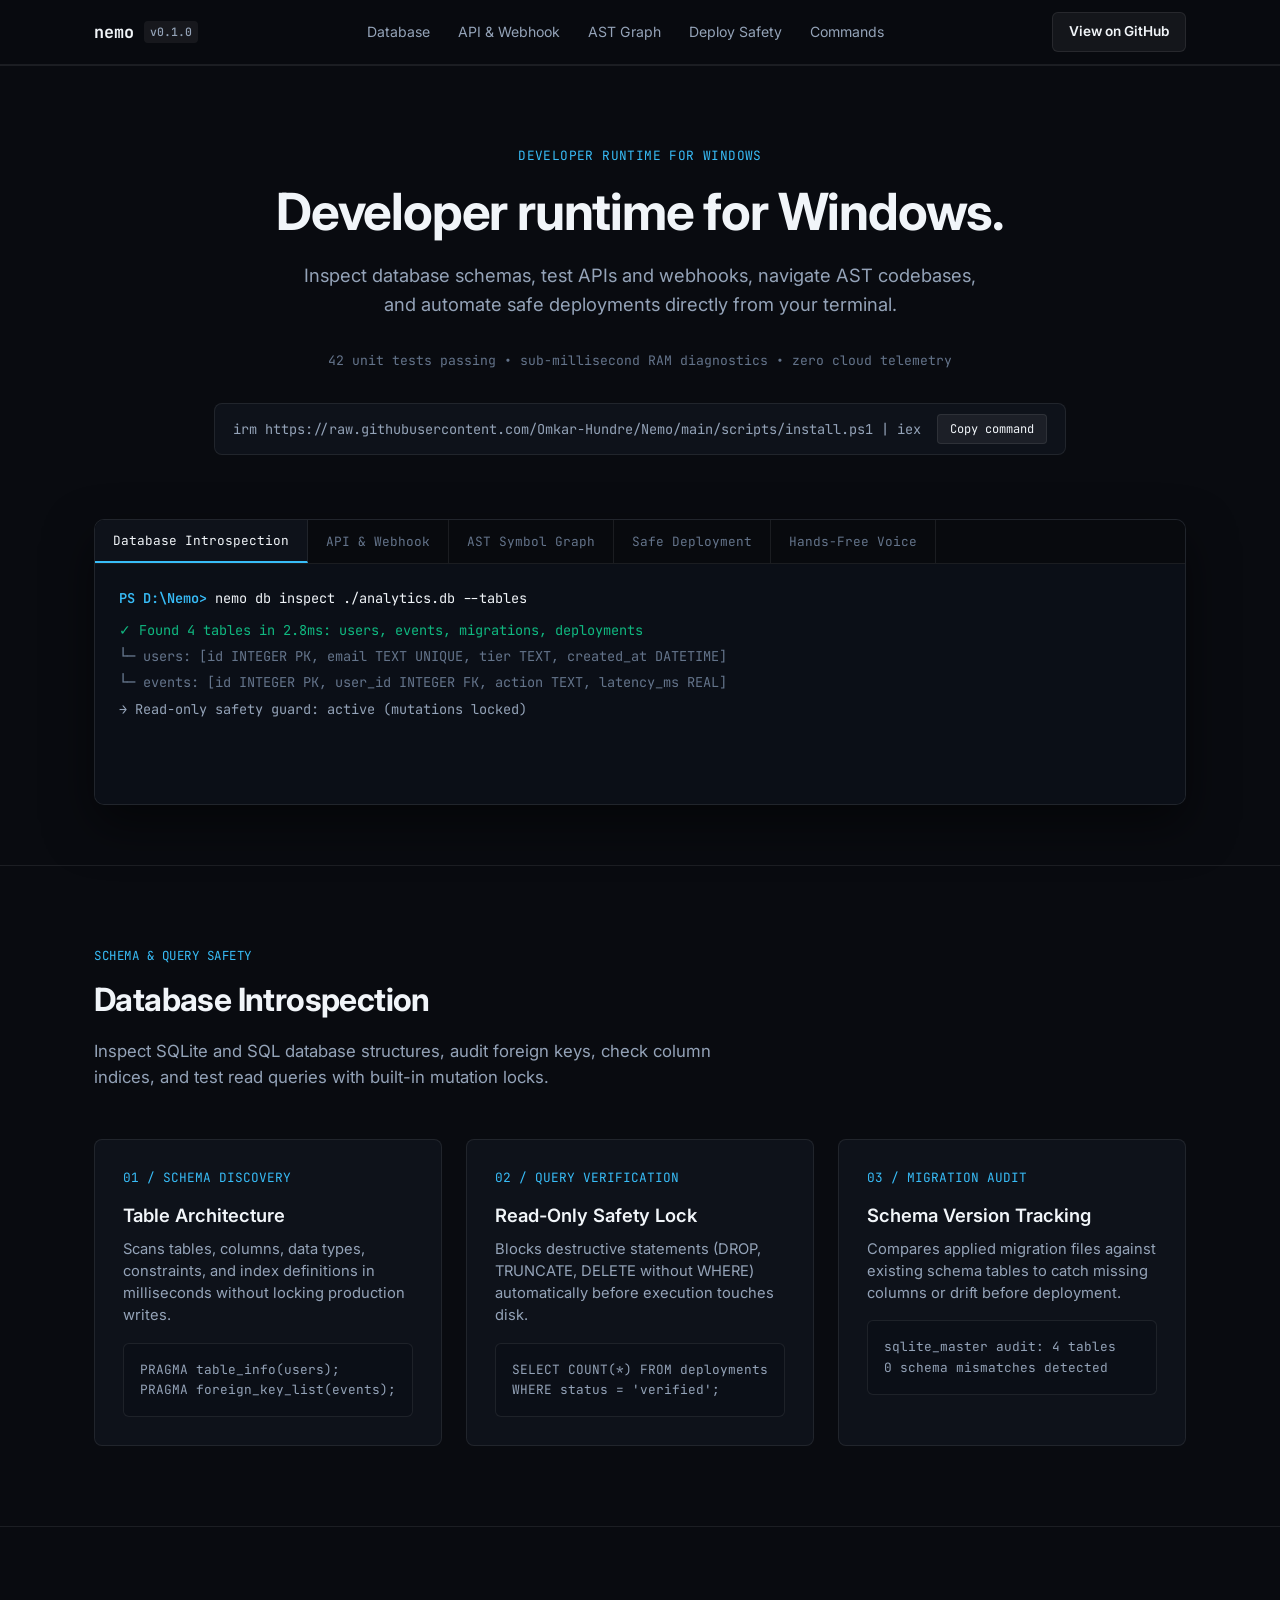
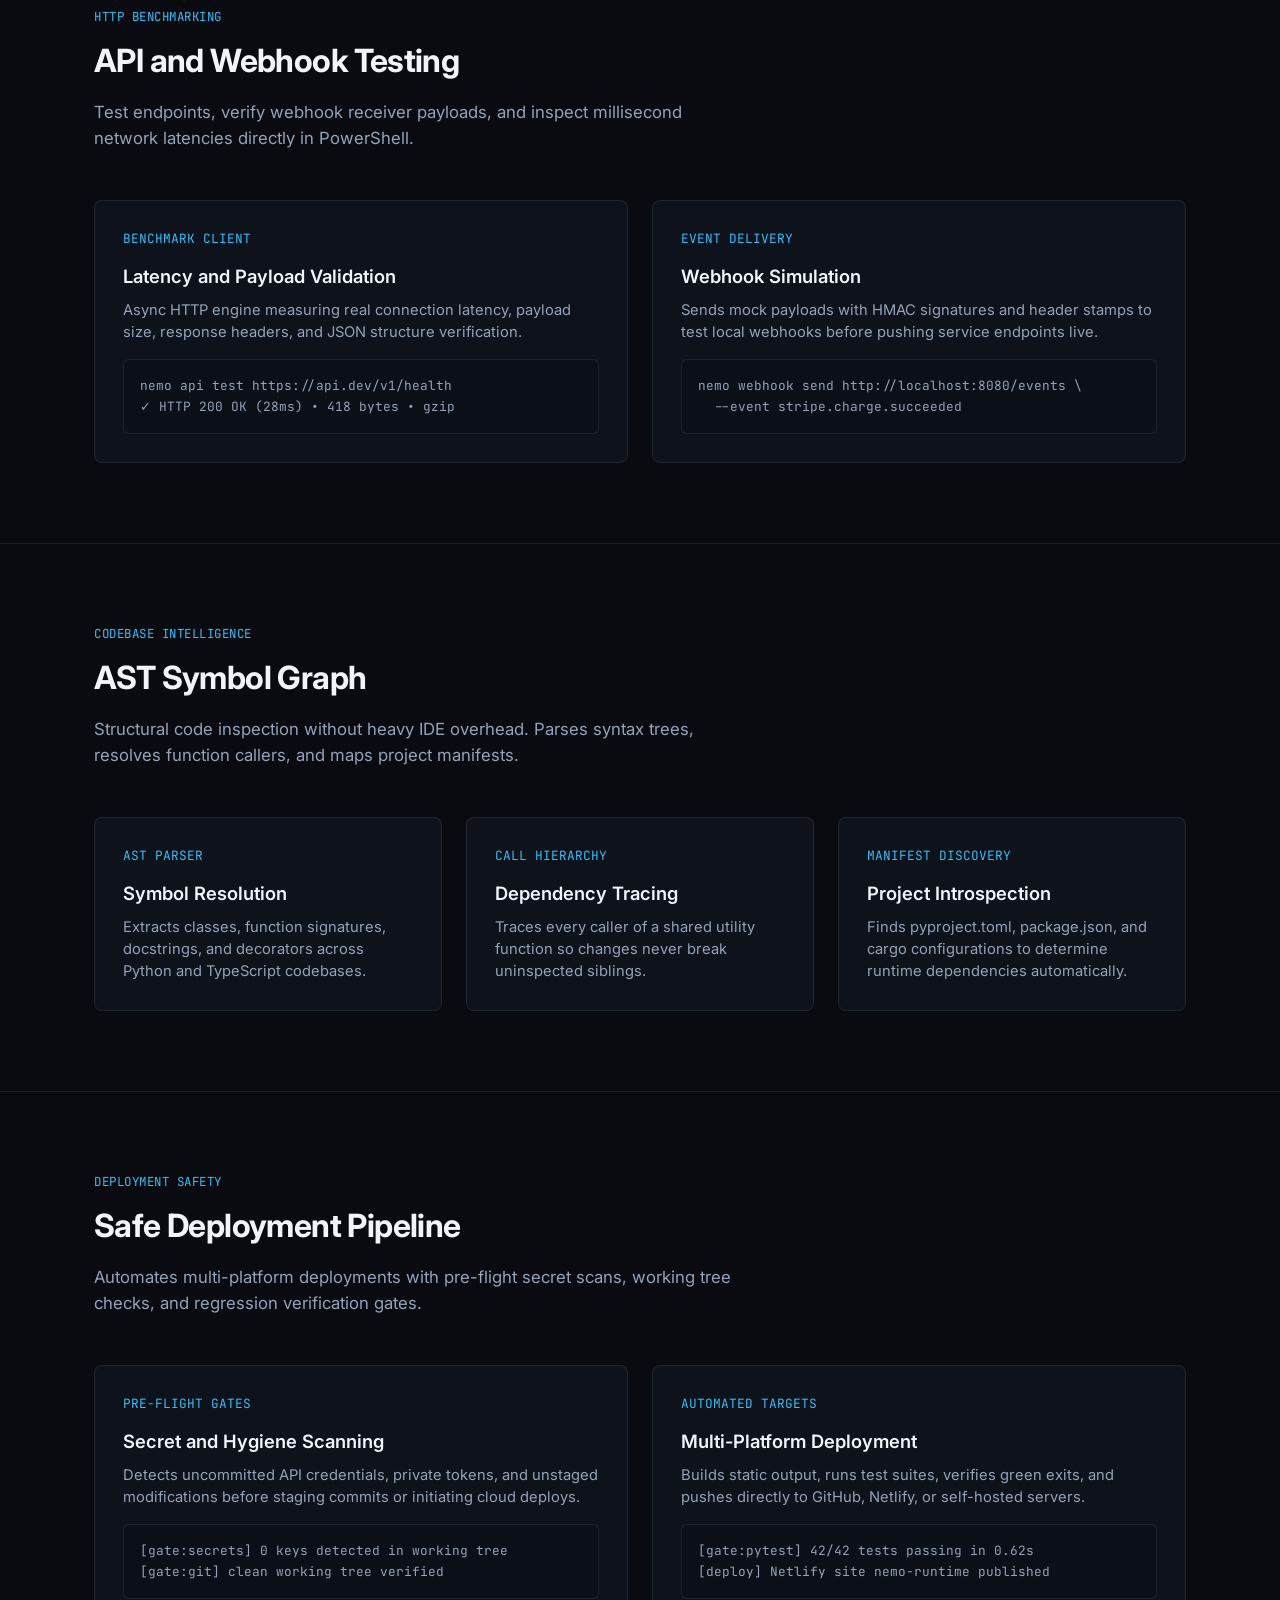
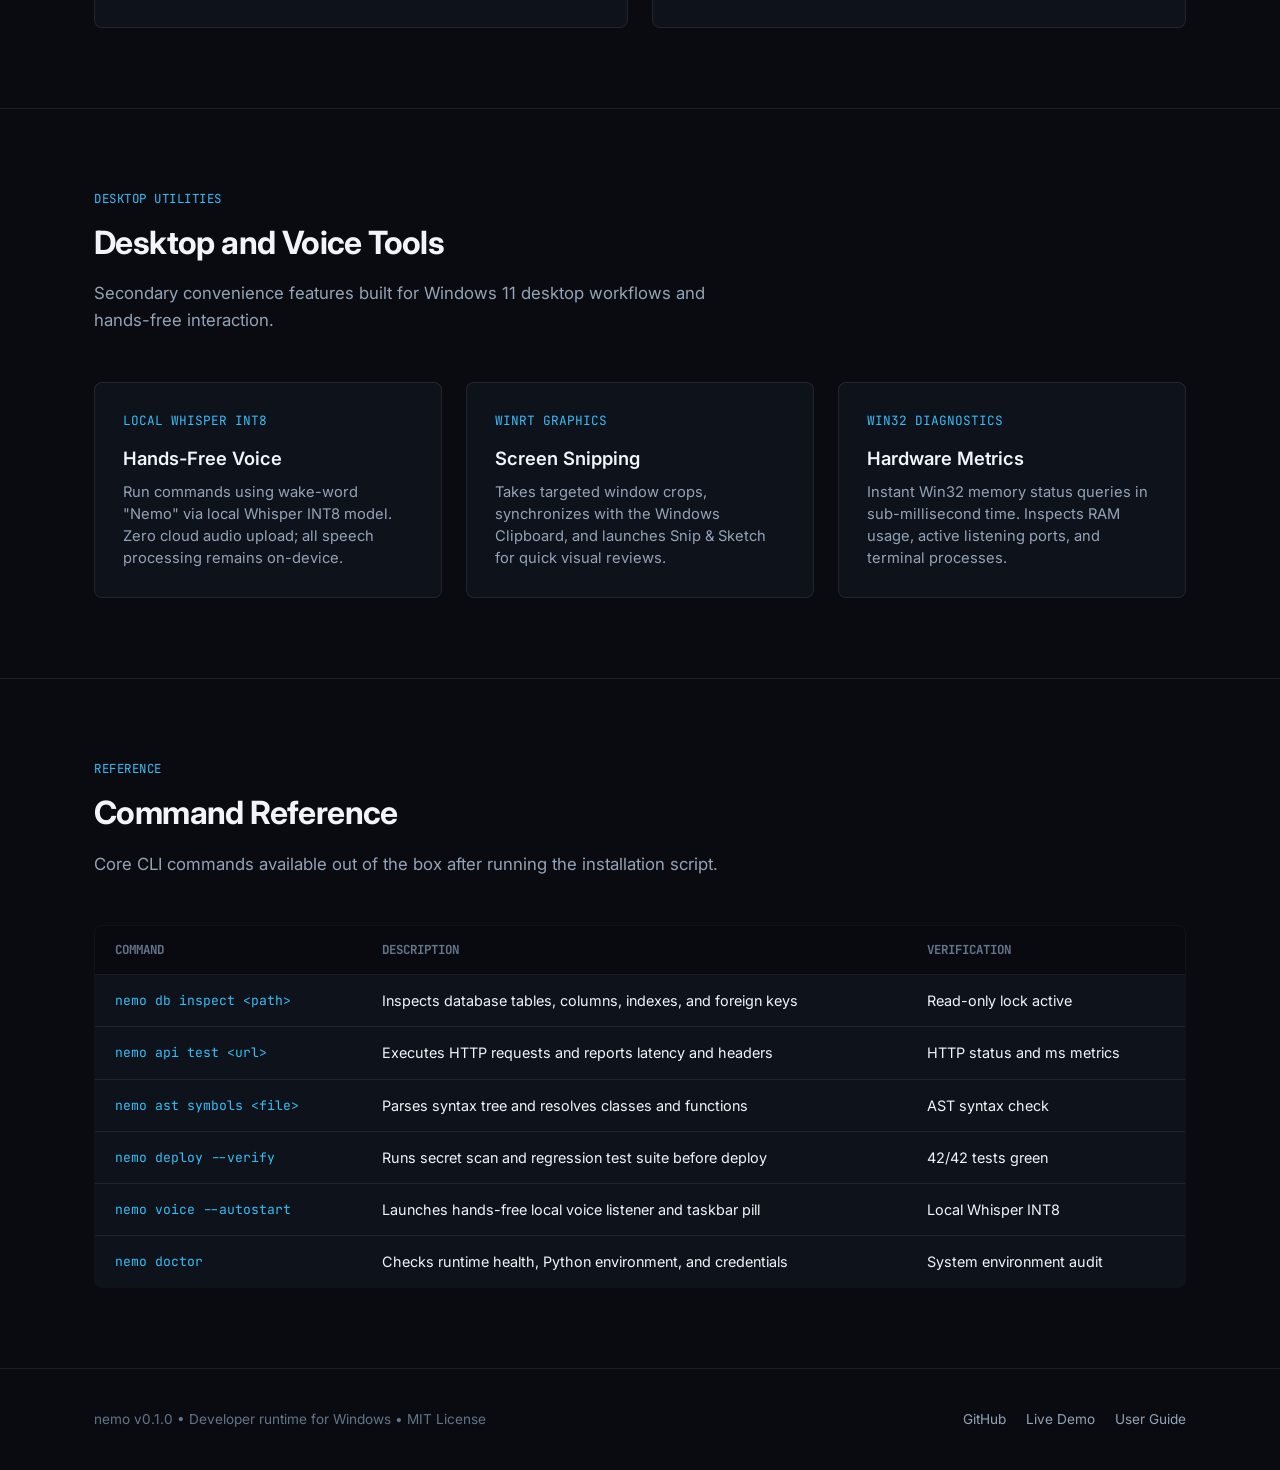
<file: landing/index.html>
<!DOCTYPE html>
<html lang="en" data-type="software">
<head>
  <meta charset="UTF-8">
  <meta name="viewport" content="width=device-width, initial-scale=1.0">
  <title>Nemo — Developer Runtime for Windows</title>
  <meta name="page-type" content="software">
  <meta name="site-kind" content="software">
  <meta name="description" content="Developer runtime for Windows: database introspection, API testing, AST codebase analysis, and safe deployment automation.">
  <link rel="preconnect" href="https://fonts.googleapis.com">
  <link rel="preconnect" href="https://fonts.gstatic.com" crossorigin>
  <link href="https://fonts.googleapis.com/css2?family=JetBrains+Mono:wght@400;500;600&family=Inter:wght@400;500;600;700&display=swap" rel="stylesheet">
  <style>
    :root {
      --bg: #090b10;
      --bg-surface: #0e121a;
      --bg-card: #121824;
      --bg-code: #0b0f17;
      --border: rgba(255, 255, 255, 0.08);
      --border-focus: rgba(56, 189, 248, 0.35);
      --text: #f1f5f9;
      --text-muted: #94a3b8;
      --text-dim: #64748b;
      --cyan: #38bdf8;
      --green: #10b981;
      --font-sans: 'Inter', -apple-system, BlinkMacSystemFont, 'Segoe UI', Roboto, sans-serif;
      --font-mono: 'JetBrains Mono', Consolas, monospace;
    }

    * {
      box-sizing: border-box;
      margin: 0;
      padding: 0;
    }

    html {
      scroll-behavior: smooth;
    }

    body {
      background-color: var(--bg);
      color: var(--text);
      font-family: var(--font-sans);
      line-height: 1.6;
      -webkit-font-smoothing: antialiased;
    }

    /* Minimal Preloader */
    #preloader {
      position: fixed;
      inset: 0;
      background: var(--bg);
      z-index: 9999;
      display: flex;
      align-items: center;
      justify-content: center;
      transition: opacity 0.35s ease, visibility 0.35s ease;
    }
    #preloader.loaded {
      opacity: 0;
      visibility: hidden;
      pointer-events: none;
    }
    .boot-box {
      background: var(--bg-surface);
      border: 1px solid var(--border);
      border-radius: 8px;
      padding: 24px 32px;
      width: min(520px, 90vw);
      font-family: var(--font-mono);
      font-size: 0.85rem;
      box-shadow: 0 16px 40px rgba(0, 0, 0, 0.6);
    }
    .boot-line {
      margin-bottom: 8px;
      color: var(--text-dim);
      opacity: 0;
      animation: fadeInLine 0.15s forwards;
    }
    .boot-line:nth-child(1) { animation-delay: 0.05s; }
    .boot-line:nth-child(2) { animation-delay: 0.25s; }
    .boot-line:nth-child(3) { animation-delay: 0.45s; }
    .boot-line:nth-child(4) { animation-delay: 0.65s; color: var(--cyan); }
    @keyframes fadeInLine {
      to { opacity: 1; }
    }

    /* Layout */
    .container {
      max-width: 1140px;
      margin: 0 auto;
      padding: 0 24px;
    }

    /* Header */
    header {
      border-bottom: 1px solid var(--border);
      position: sticky;
      top: 0;
      background: rgba(9, 11, 16, 0.92);
      backdrop-filter: blur(12px);
      z-index: 100;
    }
    .nav {
      display: flex;
      justify-content: space-between;
      align-items: center;
      height: 64px;
    }
    .brand {
      display: flex;
      align-items: center;
      gap: 10px;
      font-family: var(--font-mono);
      font-size: 1.05rem;
      font-weight: 700;
      color: var(--text);
      text-decoration: none;
    }
    .version-tag {
      font-size: 0.72rem;
      padding: 2px 6px;
      background: rgba(255, 255, 255, 0.06);
      border-radius: 4px;
      color: var(--text-muted);
      font-weight: 500;
    }
    .nav-links {
      display: flex;
      align-items: center;
      gap: 28px;
      list-style: none;
    }
    .nav-link {
      font-size: 0.88rem;
      color: var(--text-muted);
      text-decoration: none;
      transition: color 0.15s;
    }
    .nav-link:hover {
      color: var(--text);
    }
    .btn {
      display: inline-flex;
      align-items: center;
      gap: 8px;
      padding: 8px 16px;
      border-radius: 6px;
      font-size: 0.85rem;
      font-weight: 600;
      text-decoration: none;
      transition: background 0.15s, border-color 0.15s, transform 0.1s;
      cursor: pointer;
    }
    .btn:active {
      transform: translateY(1px);
    }
    .btn-secondary {
      background: rgba(255, 255, 255, 0.05);
      border: 1px solid var(--border);
      color: var(--text);
    }
    .btn-secondary:hover {
      background: rgba(255, 255, 255, 0.08);
      border-color: rgba(255, 255, 255, 0.16);
    }
    .btn-primary {
      background: var(--text);
      color: var(--bg);
      border: 1px solid var(--text);
    }
    .btn-primary:hover {
      background: #e2e8f0;
    }

    /* Hero */
    .hero {
      padding: 80px 0 60px;
      text-align: center;
    }
    .hero-pretitle {
      font-family: var(--font-mono);
      font-size: 0.8rem;
      color: var(--cyan);
      margin-bottom: 16px;
      letter-spacing: 0.4px;
    }
    .hero h1 {
      font-size: 3.2rem;
      font-weight: 700;
      letter-spacing: -1.2px;
      line-height: 1.15;
      max-width: 820px;
      margin: 0 auto 20px;
    }
    .hero-sub {
      font-size: 1.15rem;
      color: var(--text-muted);
      max-width: 680px;
      margin: 0 auto 32px;
      line-height: 1.55;
    }
    .fact-line {
      font-family: var(--font-mono);
      font-size: 0.82rem;
      color: var(--text-dim);
      margin-bottom: 32px;
    }

    /* Install Box */
    .install-box {
      display: inline-flex;
      align-items: center;
      gap: 16px;
      background: var(--bg-surface);
      border: 1px solid var(--border);
      border-radius: 8px;
      padding: 10px 18px;
      margin: 0 auto 48px;
      max-width: 100%;
    }
    .install-code {
      font-family: var(--font-mono);
      font-size: 0.85rem;
      color: var(--text-muted);
      overflow-x: auto;
      white-space: nowrap;
    }
    .install-copy {
      background: rgba(255, 255, 255, 0.06);
      border: 1px solid var(--border);
      color: var(--text);
      font-family: var(--font-mono);
      font-size: 0.75rem;
      padding: 6px 12px;
      border-radius: 4px;
      cursor: pointer;
      transition: background 0.15s;
    }
    .install-copy:hover {
      background: rgba(255, 255, 255, 0.12);
    }

    /* Interactive Terminal Window */
    .terminal-window {
      background: var(--bg-surface);
      border: 1px solid var(--border);
      border-radius: 10px;
      overflow: hidden;
      text-align: left;
      margin-top: 16px;
      box-shadow: 0 20px 48px rgba(0, 0, 0, 0.5);
    }
    .terminal-tabs {
      display: flex;
      background: #080a0e;
      border-bottom: 1px solid var(--border);
      overflow-x: auto;
    }
    .tab-btn {
      background: transparent;
      border: none;
      border-right: 1px solid var(--border);
      color: var(--text-dim);
      font-family: var(--font-mono);
      font-size: 0.8rem;
      padding: 12px 18px;
      cursor: pointer;
      transition: color 0.15s, background 0.15s;
      white-space: nowrap;
    }
    .tab-btn:hover {
      color: var(--text);
    }
    .tab-btn.active {
      color: var(--text);
      background: var(--bg-surface);
      border-bottom: 2px solid var(--cyan);
    }
    .terminal-body {
      padding: 24px;
      font-family: var(--font-mono);
      font-size: 0.85rem;
      min-height: 240px;
      background: var(--bg-code);
      overflow-x: auto;
    }
    .prompt {
      color: var(--cyan);
      font-weight: 600;
    }
    .cmd {
      color: var(--text);
    }
    .log-success {
      color: var(--green);
      margin-top: 10px;
    }
    .log-info {
      color: var(--text-muted);
      margin-top: 6px;
    }
    .log-dim {
      color: var(--text-dim);
      margin-top: 4px;
    }
    .tab-content {
      display: none;
    }
    .tab-content.active {
      display: block;
    }

    /* Section Styles */
    section {
      padding: 80px 0;
      border-top: 1px solid var(--border);
    }
    .section-header {
      margin-bottom: 48px;
    }
    .section-tag {
      font-family: var(--font-mono);
      font-size: 0.78rem;
      color: var(--cyan);
      margin-bottom: 8px;
      text-transform: uppercase;
      letter-spacing: 0.5px;
    }
    .section-title {
      font-size: 2rem;
      font-weight: 700;
      letter-spacing: -0.6px;
      margin-bottom: 12px;
    }
    .section-desc {
      font-size: 1.05rem;
      color: var(--text-muted);
      max-width: 640px;
    }

    /* Feature Grid */
    .grid-2 {
      display: grid;
      grid-template-columns: repeat(2, 1fr);
      gap: 24px;
    }
    .grid-3 {
      display: grid;
      grid-template-columns: repeat(3, 1fr);
      gap: 24px;
    }
    .card {
      background: var(--bg-surface);
      border: 1px solid var(--border);
      border-radius: 8px;
      padding: 28px;
      transition: transform 0.2s, border-color 0.2s;
    }
    .card:hover {
      transform: translateY(-2px);
      border-color: rgba(255, 255, 255, 0.16);
    }
    .card-mono {
      font-family: var(--font-mono);
      font-size: 0.8rem;
      color: var(--cyan);
      margin-bottom: 12px;
    }
    .card h3 {
      font-size: 1.15rem;
      font-weight: 600;
      margin-bottom: 8px;
    }
    .card p {
      font-size: 0.92rem;
      color: var(--text-muted);
      line-height: 1.5;
    }

    /* Code Snippet Box inside Section */
    .code-preview {
      background: var(--bg-code);
      border: 1px solid var(--border);
      border-radius: 6px;
      padding: 16px;
      font-family: var(--font-mono);
      font-size: 0.8rem;
      margin-top: 16px;
      color: var(--text-muted);
      overflow-x: auto;
    }

    /* Spec Table */
    .spec-table {
      width: 100%;
      border-collapse: collapse;
      font-size: 0.9rem;
      margin-top: 24px;
      background: var(--bg-surface);
      border-radius: 8px;
      overflow: hidden;
      border: 1px solid var(--border);
    }
    .spec-table th, .spec-table td {
      padding: 14px 20px;
      text-align: left;
      border-bottom: 1px solid var(--border);
    }
    .spec-table th {
      font-family: var(--font-mono);
      font-size: 0.78rem;
      color: var(--text-dim);
      text-transform: uppercase;
      background: #080a0f;
    }
    .spec-table td.mono {
      font-family: var(--font-mono);
      font-size: 0.82rem;
      color: var(--cyan);
    }

    /* Footer */
    footer {
      border-top: 1px solid var(--border);
      padding: 40px 0;
      font-size: 0.85rem;
      color: var(--text-dim);
    }
    .footer-inner {
      display: flex;
      justify-content: space-between;
      align-items: center;
      flex-wrap: wrap;
      gap: 16px;
    }
    .footer-links {
      display: flex;
      gap: 20px;
    }
    .footer-links a {
      color: var(--text-muted);
      text-decoration: none;
      transition: color 0.15s;
    }
    .footer-links a:hover {
      color: var(--text);
    }

    @media (max-width: 768px) {
      .hero h1 { font-size: 2.2rem; }
      .grid-2, .grid-3 { grid-template-columns: 1fr; }
      .nav-links { display: none; }
    }
  </style>
</head>
<body>

  <!-- Minimal Boot Sequence Preloader -->
  <div id="preloader">
    <div class="boot-box">
      <div class="boot-line">[nemo:core] v0.1.0 runtime initializing...</div>
      <div class="boot-line">&#x2713; ast symbol parser and schema introspector ready</div>
      <div class="boot-line">&#x2713; safety verification gates active</div>
      <div class="boot-line">&#x2192; runtime ready in 14ms</div>
    </div>
  </div>

  <!-- Header -->
  <header>
    <div class="container nav">
      <a href="#" class="brand">
        nemo <span class="version-tag">v0.1.0</span>
      </a>
      <ul class="nav-links">
        <li><a href="#database" class="nav-link">Database</a></li>
        <li><a href="#api" class="nav-link">API &amp; Webhook</a></li>
        <li><a href="#ast" class="nav-link">AST Graph</a></li>
        <li><a href="#deployment" class="nav-link">Deploy Safety</a></li>
        <li><a href="#commands" class="nav-link">Commands</a></li>
      </ul>
      <div style="display: flex; gap: 12px; align-items: center;">
        <a href="https://github.com/Omkar-Hundre/Nemo" class="btn btn-secondary" target="_blank" rel="noopener">View on GitHub</a>
      </div>
    </div>
  </header>

  <!-- Hero Section -->
  <section class="hero">
    <div class="container">
      <div class="hero-pretitle">DEVELOPER RUNTIME FOR WINDOWS</div>
      <h1>Developer runtime for Windows.</h1>
      <p class="hero-sub">
        Inspect database schemas, test APIs and webhooks, navigate AST codebases, and automate safe deployments directly from your terminal.
      </p>
      <div class="fact-line">
        42 unit tests passing &bull; sub-millisecond RAM diagnostics &bull; zero cloud telemetry
      </div>

      <!-- One-Click Install Snippet -->
      <div class="install-box">
        <span class="install-code" id="cmd-snippet">irm https://raw.githubusercontent.com/Omkar-Hundre/Nemo/main/scripts/install.ps1 | iex</span>
        <button class="install-copy" onclick="copyInstall()">Copy command</button>
      </div>

      <!-- Interactive Developer Terminal -->
      <div class="terminal-window">
        <div class="terminal-tabs">
          <button class="tab-btn active" onclick="selectTab('db')">Database Introspection</button>
          <button class="tab-btn" onclick="selectTab('api')">API &amp; Webhook</button>
          <button class="tab-btn" onclick="selectTab('ast')">AST Symbol Graph</button>
          <button class="tab-btn" onclick="selectTab('deploy')">Safe Deployment</button>
          <button class="tab-btn" onclick="selectTab('voice')">Hands-Free Voice</button>
        </div>

        <div class="terminal-body">
          <!-- DB Tab -->
          <div id="tab-db" class="tab-content active">
            <div><span class="prompt">PS D:\Nemo&gt; </span><span class="cmd">nemo db inspect ./analytics.db --tables</span></div>
            <div class="log-success">&#x2713; Found 4 tables in 2.8ms: users, events, migrations, deployments</div>
            <div class="log-dim">&boxur;&boxh; users: [id INTEGER PK, email TEXT UNIQUE, tier TEXT, created_at DATETIME]</div>
            <div class="log-dim">&boxur;&boxh; events: [id INTEGER PK, user_id INTEGER FK, action TEXT, latency_ms REAL]</div>
            <div class="log-info">&rarr; Read-only safety guard: active (mutations locked)</div>
          </div>

          <!-- API Tab -->
          <div id="tab-api" class="tab-content">
            <div><span class="prompt">PS D:\Nemo&gt; </span><span class="cmd">nemo api test https://api.internal/v1/webhook -d '{"event":"release"}'</span></div>
            <div class="log-success">&#x2713; POST 200 OK  [latency: 34ms]  [bytes: 142]  [content-type: application/json]</div>
            <div class="log-dim">{ "acknowledged": true, "event_id": "evt_7a9f14", "queued_workers": 2 }</div>
            <div class="log-info">&rarr; HTTP latency benchmark: p95 38ms over 10 requests</div>
          </div>

          <!-- AST Tab -->
          <div id="tab-ast" class="tab-content">
            <div><span class="prompt">PS D:\Nemo&gt; </span><span class="cmd">nemo ast symbols src/tools/database_inspector.py</span></div>
            <div class="log-success">&#x2713; Parsed AST tree: 1 class, 4 methods, 9 references resolved in 6.4ms</div>
            <div class="log-dim">&boxur;&boxh; class DatabaseInspector(BaseTool)  [L14-L128]</div>
            <div class="log-dim">&boxur;&boxh; inspect_schema(db_path: str) -&gt; SchemaReport  [calls: sqlite3.connect]</div>
            <div class="log-info">&rarr; References resolved across 3 modules</div>
          </div>

          <!-- Deploy Tab -->
          <div id="tab-deploy" class="tab-content">
            <div><span class="prompt">PS D:\Nemo&gt; </span><span class="cmd">nemo deploy --verify</span></div>
            <div class="log-success">&#x2713; Pre-flight checks: 0 hardcoded secrets found, git working tree clean</div>
            <div class="log-success">&#x2713; Regression test gate: 42/42 tests passing (pytest 0.62s)</div>
            <div class="log-info">&rarr; Deployed to Netlify: https://nemo-runtime.netlify.app</div>
          </div>

          <!-- Voice Tab -->
          <div id="tab-voice" class="tab-content">
            <div><span class="prompt">PS D:\Nemo&gt; </span><span class="cmd">nemo voice --autostart</span></div>
            <div class="log-success">&#x2713; Local Whisper INT8 listener online (base.en)</div>
            <div class="log-dim">&boxur;&boxh; Wake word: 'Nemo' or 'Hey Nemo'</div>
            <div class="log-dim">&boxur;&boxh; Taskbar pill: bottom-right corner, cinema auto-hide active</div>
            <div class="log-info">&rarr; Zero cloud streaming: audio processed locally on CPU/INT8</div>
          </div>
        </div>
      </div>
    </div>
  </section>

  <!-- Section 1: Database Introspection -->
  <section id="database">
    <div class="container">
      <div class="section-header">
        <div class="section-tag">SCHEMA &amp; QUERY SAFETY</div>
        <h2 class="section-title">Database Introspection</h2>
        <p class="section-desc">
          Inspect SQLite and SQL database structures, audit foreign keys, check column indices, and test read queries with built-in mutation locks.
        </p>
      </div>

      <div class="grid-3">
        <div class="card">
          <div class="card-mono">01 / SCHEMA DISCOVERY</div>
          <h3>Table Architecture</h3>
          <p>Scans tables, columns, data types, constraints, and index definitions in milliseconds without locking production writes.</p>
          <div class="code-preview">PRAGMA table_info(users);<br>PRAGMA foreign_key_list(events);</div>
        </div>

        <div class="card">
          <div class="card-mono">02 / QUERY VERIFICATION</div>
          <h3>Read-Only Safety Lock</h3>
          <p>Blocks destructive statements (DROP, TRUNCATE, DELETE without WHERE) automatically before execution touches disk.</p>
          <div class="code-preview">SELECT COUNT(*) FROM deployments<br>WHERE status = 'verified';</div>
        </div>

        <div class="card">
          <div class="card-mono">03 / MIGRATION AUDIT</div>
          <h3>Schema Version Tracking</h3>
          <p>Compares applied migration files against existing schema tables to catch missing columns or drift before deployment.</p>
          <div class="code-preview">sqlite_master audit: 4 tables<br>0 schema mismatches detected</div>
        </div>
      </div>
    </div>
  </section>

  <!-- Section 2: API & Webhook Testing -->
  <section id="api">
    <div class="container">
      <div class="section-header">
        <div class="section-tag">HTTP BENCHMARKING</div>
        <h2 class="section-title">API and Webhook Testing</h2>
        <p class="section-desc">
          Test endpoints, verify webhook receiver payloads, and inspect millisecond network latencies directly in PowerShell.
        </p>
      </div>

      <div class="grid-2">
        <div class="card">
          <div class="card-mono">BENCHMARK CLIENT</div>
          <h3>Latency and Payload Validation</h3>
          <p>Async HTTP engine measuring real connection latency, payload size, response headers, and JSON structure verification.</p>
          <div class="code-preview">
            nemo api test https://api.dev/v1/health<br>
            &#x2713; HTTP 200 OK (28ms) &bull; 418 bytes &bull; gzip
          </div>
        </div>

        <div class="card">
          <div class="card-mono">EVENT DELIVERY</div>
          <h3>Webhook Simulation</h3>
          <p>Sends mock payloads with HMAC signatures and header stamps to test local webhooks before pushing service endpoints live.</p>
          <div class="code-preview">
            nemo webhook send http://localhost:8080/events \<br>
            &nbsp;&nbsp;--event stripe.charge.succeeded
          </div>
        </div>
      </div>
    </div>
  </section>

  <!-- Section 3: AST Codebase Graph -->
  <section id="ast">
    <div class="container">
      <div class="section-header">
        <div class="section-tag">CODEBASE INTELLIGENCE</div>
        <h2 class="section-title">AST Symbol Graph</h2>
        <p class="section-desc">
          Structural code inspection without heavy IDE overhead. Parses syntax trees, resolves function callers, and maps project manifests.
        </p>
      </div>

      <div class="grid-3">
        <div class="card">
          <div class="card-mono">AST PARSER</div>
          <h3>Symbol Resolution</h3>
          <p>Extracts classes, function signatures, docstrings, and decorators across Python and TypeScript codebases.</p>
        </div>

        <div class="card">
          <div class="card-mono">CALL HIERARCHY</div>
          <h3>Dependency Tracing</h3>
          <p>Traces every caller of a shared utility function so changes never break uninspected siblings.</p>
        </div>

        <div class="card">
          <div class="card-mono">MANIFEST DISCOVERY</div>
          <h3>Project Introspection</h3>
          <p>Finds pyproject.toml, package.json, and cargo configurations to determine runtime dependencies automatically.</p>
        </div>
      </div>
    </div>
  </section>

  <!-- Section 4: Safe Deployment Pipeline -->
  <section id="deployment">
    <div class="container">
      <div class="section-header">
        <div class="section-tag">DEPLOYMENT SAFETY</div>
        <h2 class="section-title">Safe Deployment Pipeline</h2>
        <p class="section-desc">
          Automates multi-platform deployments with pre-flight secret scans, working tree checks, and regression verification gates.
        </p>
      </div>

      <div class="grid-2">
        <div class="card">
          <div class="card-mono">PRE-FLIGHT GATES</div>
          <h3>Secret and Hygiene Scanning</h3>
          <p>Detects uncommitted API credentials, private tokens, and unstaged modifications before staging commits or initiating cloud deploys.</p>
          <div class="code-preview">
            [gate:secrets] 0 keys detected in working tree<br>
            [gate:git] clean working tree verified
          </div>
        </div>

        <div class="card">
          <div class="card-mono">AUTOMATED TARGETS</div>
          <h3>Multi-Platform Deployment</h3>
          <p>Builds static output, runs test suites, verifies green exits, and pushes directly to GitHub, Netlify, or self-hosted servers.</p>
          <div class="code-preview">
            [gate:pytest] 42/42 tests passing in 0.62s<br>
            [deploy] Netlify site nemo-runtime published
          </div>
        </div>
      </div>
    </div>
  </section>

  <!-- Section 5: Secondary Desktop & Voice Tools -->
  <section id="desktop">
    <div class="container">
      <div class="section-header">
        <div class="section-tag">DESKTOP UTILITIES</div>
        <h2 class="section-title">Desktop and Voice Tools</h2>
        <p class="section-desc">
          Secondary convenience features built for Windows 11 desktop workflows and hands-free interaction.
        </p>
      </div>

      <div class="grid-3">
        <div class="card">
          <div class="card-mono">LOCAL WHISPER INT8</div>
          <h3>Hands-Free Voice</h3>
          <p>Run commands using wake-word "Nemo" via local Whisper INT8 model. Zero cloud audio upload; all speech processing remains on-device.</p>
        </div>

        <div class="card">
          <div class="card-mono">WINRT GRAPHICS</div>
          <h3>Screen Snipping</h3>
          <p>Takes targeted window crops, synchronizes with the Windows Clipboard, and launches Snip &amp; Sketch for quick visual reviews.</p>
        </div>

        <div class="card">
          <div class="card-mono">WIN32 DIAGNOSTICS</div>
          <h3>Hardware Metrics</h3>
          <p>Instant Win32 memory status queries in sub-millisecond time. Inspects RAM usage, active listening ports, and terminal processes.</p>
        </div>
      </div>
    </div>
  </section>

  <!-- Section 6: Commands & Technical Specs -->
  <section id="commands">
    <div class="container">
      <div class="section-header">
        <div class="section-tag">REFERENCE</div>
        <h2 class="section-title">Command Reference</h2>
        <p class="section-desc">
          Core CLI commands available out of the box after running the installation script.
        </p>
      </div>

      <table class="spec-table">
        <thead>
          <tr>
            <th>Command</th>
            <th>Description</th>
            <th>Verification</th>
          </tr>
        </thead>
        <tbody>
          <tr>
            <td class="mono">nemo db inspect &lt;path&gt;</td>
            <td>Inspects database tables, columns, indexes, and foreign keys</td>
            <td>Read-only lock active</td>
          </tr>
          <tr>
            <td class="mono">nemo api test &lt;url&gt;</td>
            <td>Executes HTTP requests and reports latency and headers</td>
            <td>HTTP status and ms metrics</td>
          </tr>
          <tr>
            <td class="mono">nemo ast symbols &lt;file&gt;</td>
            <td>Parses syntax tree and resolves classes and functions</td>
            <td>AST syntax check</td>
          </tr>
          <tr>
            <td class="mono">nemo deploy --verify</td>
            <td>Runs secret scan and regression test suite before deploy</td>
            <td>42/42 tests green</td>
          </tr>
          <tr>
            <td class="mono">nemo voice --autostart</td>
            <td>Launches hands-free local voice listener and taskbar pill</td>
            <td>Local Whisper INT8</td>
          </tr>
          <tr>
            <td class="mono">nemo doctor</td>
            <td>Checks runtime health, Python environment, and credentials</td>
            <td>System environment audit</td>
          </tr>
        </tbody>
      </table>
    </div>
  </section>

  <!-- Footer -->
  <footer>
    <div class="container footer-inner">
      <div>nemo v0.1.0 &bull; Developer runtime for Windows &bull; MIT License</div>
      <div class="footer-links">
        <a href="https://github.com/Omkar-Hundre/Nemo" target="_blank" rel="noopener">GitHub</a>
        <a href="https://nemo-runtime.netlify.app" target="_blank" rel="noopener">Live Demo</a>
        <a href="https://github.com/Omkar-Hundre/Nemo/blob/main/USER_GUIDE.md" target="_blank" rel="noopener">User Guide</a>
      </div>
    </div>
  </footer>

  <script>
    // Preloader Dismissal (under 800ms)
    window.addEventListener('load', () => {
      setTimeout(() => {
        const preloader = document.getElementById('preloader');
        if (preloader) preloader.classList.add('loaded');
      }, 750);
    });

    // Instant preloader skip on click
    document.getElementById('preloader')?.addEventListener('click', () => {
      document.getElementById('preloader').classList.add('loaded');
    });

    // Terminal Tabs Switcher
    function selectTab(name) {
      document.querySelectorAll('.tab-btn').forEach(b => b.classList.remove('active'));
      document.querySelectorAll('.tab-content').forEach(c => c.classList.remove('active'));
      
      const btn = event.currentTarget;
      const target = document.getElementById('tab-' + name);
      if (btn && target) {
        btn.classList.add('active');
        target.classList.add('active');
      }
    }

    // Copy Install Command
    function copyInstall() {
      const text = document.getElementById('cmd-snippet').innerText;
      navigator.clipboard.writeText(text).then(() => {
        const btn = document.querySelector('.install-copy');
        btn.innerText = 'Copied!';
        setTimeout(() => { btn.innerText = 'Copy command'; }, 2000);
      });
    }
  </script>
</body>
</html>
</file>
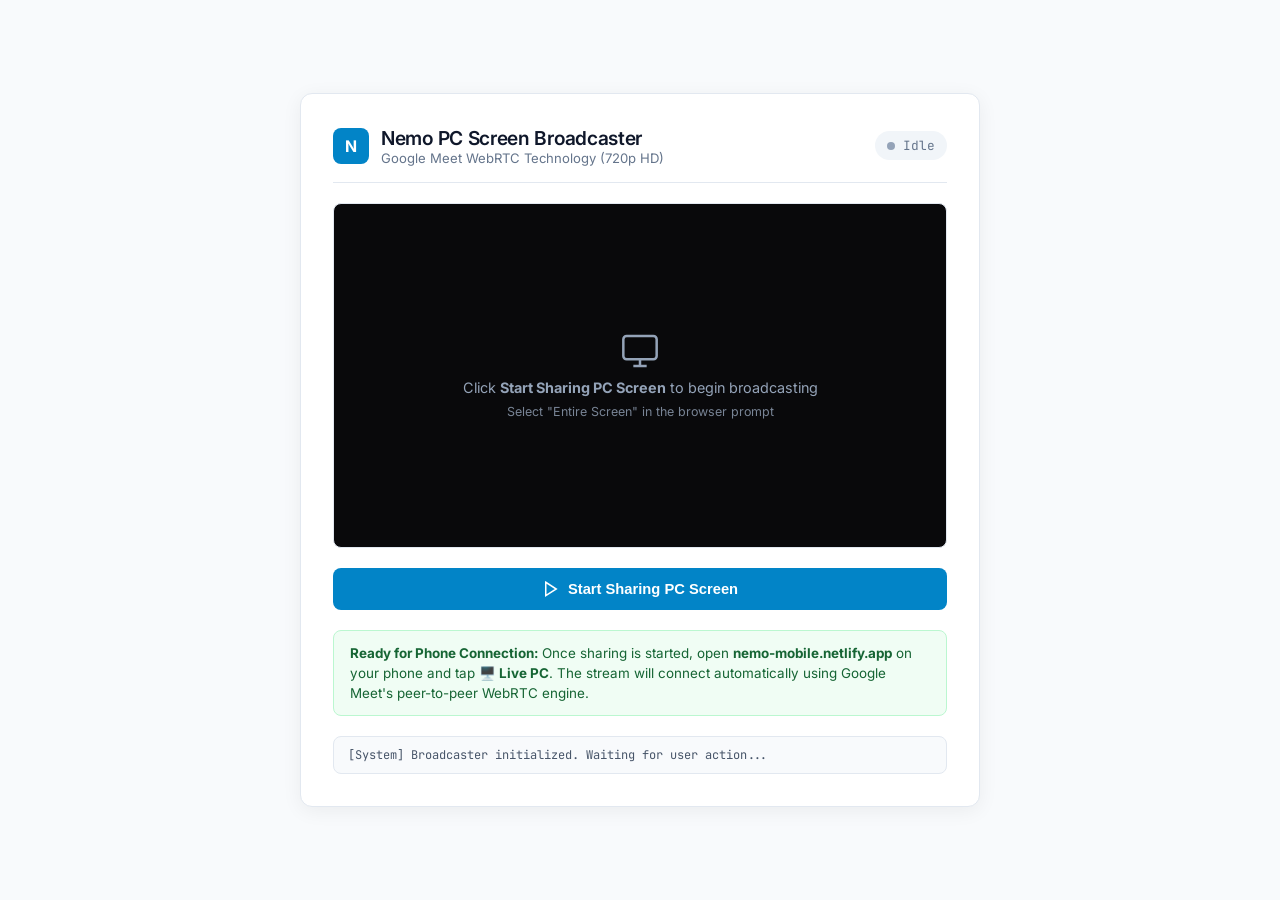
<file: dist_mobile/presenter.html>
<!DOCTYPE html>
<html lang="en">
<head>
  <meta charset="UTF-8">
  <meta name="viewport" content="width=device-width, initial-scale=1.0">
  <title>Nemo PC Screen Broadcaster (WebRTC)</title>
  <link rel="preconnect" href="https://fonts.googleapis.com">
  <link rel="preconnect" href="https://fonts.gstatic.com" crossorigin>
  <link href="https://fonts.googleapis.com/css2?family=Inter:wght@400;500;600;700&family=JetBrains+Mono:wght@400;500&display=swap" rel="stylesheet">
  <style>
    :root {
      --bg: #f8fafc;
      --card: #ffffff;
      --border: #e2e8f0;
      --text: #0f172a;
      --text-muted: #64748b;
      --accent: #0284c7;
      --accent-hover: #0369a1;
      --success: #10b981;
      --danger: #ef4444;
      --radius: 12px;
    }

    * { box-sizing: border-box; margin: 0; padding: 0; }
    body {
      font-family: 'Inter', -apple-system, sans-serif;
      background: var(--bg);
      color: var(--text);
      min-height: 100vh;
      display: flex;
      flex-direction: column;
      align-items: center;
      justify-content: center;
      padding: 24px;
    }

    .container {
      max-width: 680px;
      width: 100%;
      background: var(--card);
      border: 1px solid var(--border);
      border-radius: var(--radius);
      box-shadow: 0 4px 20px rgba(0,0,0,0.06);
      padding: 32px;
      display: flex;
      flex-direction: column;
      gap: 20px;
    }

    .header {
      display: flex;
      align-items: center;
      justify-content: space-between;
      border-bottom: 1px solid var(--border);
      padding-bottom: 16px;
    }

    .logo-area {
      display: flex;
      align-items: center;
      gap: 12px;
    }

    .logo-badge {
      width: 36px;
      height: 36px;
      border-radius: 8px;
      background: #0284c7;
      color: #fff;
      display: flex;
      align-items: center;
      justify-content: center;
      font-weight: 700;
      font-size: 1rem;
    }

    .title {
      font-size: 1.2rem;
      font-weight: 600;
      letter-spacing: -0.3px;
    }

    .subtitle {
      font-size: 0.82rem;
      color: var(--text-muted);
    }

    .status-pill {
      display: flex;
      align-items: center;
      gap: 8px;
      font-size: 0.8rem;
      font-family: 'JetBrains Mono', monospace;
      padding: 6px 12px;
      border-radius: 20px;
      background: #f1f5f9;
      color: var(--text-muted);
    }

    .status-dot {
      width: 8px;
      height: 8px;
      border-radius: 50%;
      background: #94a3b8;
    }

    .status-dot.active {
      background: var(--success);
      box-shadow: 0 0 8px rgba(16, 185, 129, 0.6);
      animation: pulse 1.8s infinite;
    }

    @keyframes pulse {
      0%, 100% { opacity: 1; }
      50% { opacity: 0.4; }
    }

    .video-preview-wrap {
      width: 100%;
      aspect-ratio: 16 / 9;
      background: #09090b;
      border-radius: 8px;
      overflow: hidden;
      position: relative;
      display: flex;
      align-items: center;
      justify-content: center;
      border: 1px solid var(--border);
    }

    video {
      width: 100%;
      height: 100%;
      object-fit: contain;
    }

    .placeholder-msg {
      color: #94a3b8;
      font-size: 0.9rem;
      text-align: center;
      padding: 20px;
      display: flex;
      flex-direction: column;
      align-items: center;
      gap: 8px;
    }

    .controls-row {
      display: flex;
      gap: 12px;
      flex-wrap: wrap;
    }

    .btn {
      flex: 1;
      min-width: 180px;
      padding: 12px 20px;
      border-radius: 8px;
      font-size: 0.92rem;
      font-weight: 600;
      cursor: pointer;
      display: flex;
      align-items: center;
      justify-content: center;
      gap: 8px;
      border: none;
      transition: all 0.15s ease;
    }

    .btn-primary {
      background: var(--accent);
      color: #fff;
    }

    .btn-primary:hover {
      background: var(--accent-hover);
    }

    .btn-danger {
      background: #fee2e2;
      color: #b91c1c;
      border: 1px solid #fca5a5;
    }

    .btn-danger:hover {
      background: #fecaca;
    }

    .info-box {
      background: #f0fdf4;
      border: 1px solid #bbf7d0;
      color: #166534;
      border-radius: 8px;
      padding: 12px 16px;
      font-size: 0.84rem;
      line-height: 1.5;
    }

    .log-box {
      font-family: 'JetBrains Mono', monospace;
      font-size: 0.75rem;
      background: #f8fafc;
      border: 1px solid var(--border);
      border-radius: 8px;
      padding: 10px 14px;
      max-height: 120px;
      overflow-y: auto;
      color: #475569;
    }
  </style>
</head>
<body>

  <div class="container">
    <div class="header">
      <div class="logo-area">
        <div class="logo-badge">N</div>
        <div>
          <div class="title">Nemo PC Screen Broadcaster</div>
          <div class="subtitle">Google Meet WebRTC Technology (720p HD)</div>
        </div>
      </div>
      <div class="status-pill">
        <span class="status-dot" id="statusDot"></span>
        <span id="statusText">Idle</span>
      </div>
    </div>

    <div class="video-preview-wrap">
      <video id="previewVideo" autoplay playsinline muted style="display: none;"></video>
      <div id="placeholderMsg" class="placeholder-msg">
        <svg width="40" height="40" viewBox="0 0 24 24" fill="none" stroke="currentColor" stroke-width="1.5">
          <rect x="2" y="3" width="20" height="14" rx="2" ry="2"></rect>
          <line x1="8" y1="21" x2="16" y2="21"></line>
          <line x1="12" y1="17" x2="12" y2="21"></line>
        </svg>
        <div>Click <b>Start Sharing PC Screen</b> to begin broadcasting</div>
        <div style="font-size: 0.78rem; opacity: 0.8;">Select "Entire Screen" in the browser prompt</div>
      </div>
    </div>

    <div class="controls-row">
      <button class="btn btn-primary" id="startBtn" onclick="startBroadcasting()">
        <svg width="18" height="18" viewBox="0 0 24 24" fill="none" stroke="currentColor" stroke-width="2">
          <polygon points="5 3 19 12 5 21 5 3"></polygon>
        </svg>
        Start Sharing PC Screen
      </button>
      <button class="btn btn-danger" id="stopBtn" onclick="stopBroadcasting()" style="display: none;">
        Stop Sharing
      </button>
    </div>

    <div class="info-box" id="infoNotice">
      <b>Ready for Phone Connection:</b> Once sharing is started, open <b>nemo-mobile.netlify.app</b> on your phone and tap <b>🖥️ Live PC</b>. The stream will connect automatically using Google Meet's peer-to-peer WebRTC engine.
    </div>

    <div class="log-box" id="logBox">
      [System] Broadcaster initialized. Waiting for user action...
    </div>
  </div>

  <script>
    const SUPABASE_URL = "https://jdrcwujxrtxcyahigbmi.supabase.co";
    const SUPABASE_KEY = "eyJhbGciOiJIUzI1NiIsInR5cCI6IkpXVCJ9.eyJpc3MiOiJzdXBhYmFzZSIsInJlZiI6ImpkcmN3dWp4cnR4Y3lhaGlnYm1pIiwicm9sZSI6ImFub24iLCJpYXQiOjE3ODUyNjIxODAsImV4cCI6MjEwMDgzODE4MH0.siuTaRqaXE0zeZtGj-C3CcVfqa_kpSqcVYVaed6Ttss";
    const SESSION_ID = "nemo-main";

    const rtcConfig = {
      iceServers: [
        { urls: "stun:stun.l.google.com:19302" },
        { urls: "stun:stun1.l.google.com:19302" }
      ]
    };

    let localStream = null;
    let peerConnection = null;
    let pollInterval = null;
    let lastSignalingTimestamp = new Date(Date.now() - 5000).toISOString();

    function log(msg) {
      const box = document.getElementById('logBox');
      const time = new Date().toLocaleTimeString();
      box.innerHTML = `[${time}] ${msg}<br>` + box.innerHTML;
    }

    async function sendSignal(type, payload) {
      try {
        await fetch(`${SUPABASE_URL}/rest/v1/nemo_stream_signaling`, {
          method: 'POST',
          headers: {
            "apikey": SUPABASE_KEY,
            "Authorization": "Bearer " + SUPABASE_KEY,
            "Content-Type": "application/json"
          },
          body: JSON.stringify({
            session_id: SESSION_ID,
            sender: 'pc',
            type: type,
            payload: JSON.stringify(payload)
          })
        });
      } catch (err) {
        log("Signal send error: " + err.message);
      }
    }

    async function startBroadcasting() {
      try {
        log("Requesting 720p screen capture display media...");
        localStream = await navigator.mediaDevices.getDisplayMedia({
          video: {
            width: { ideal: 1280, max: 1280 },
            height: { ideal: 720, max: 720 },
            frameRate: { ideal: 30, max: 30 }
          },
          audio: false
        });

        document.getElementById('previewVideo').srcObject = localStream;
        document.getElementById('previewVideo').style.display = 'block';
        document.getElementById('placeholderMsg').style.display = 'none';

        document.getElementById('startBtn').style.display = 'none';
        document.getElementById('stopBtn').style.display = 'flex';

        document.getElementById('statusDot').classList.add('active');
        document.getElementById('statusText').innerText = "Broadcasting (720p)";
        log("Screen capture active: 1280x720 @ 30fps. Listening for phone viewer...");

        localStream.getVideoTracks()[0].onended = () => {
          stopBroadcasting();
        };

        // Notify that PC presenter is ready
        await sendSignal("pc_ready", { timestamp: Date.now() });

        // Start listening for viewer join / offer requests
        startSignalingListener();

      } catch (err) {
        log("Screen capture error: " + err.message);
        alert("Could not start screen capture: " + err.message);
      }
    }

    function stopBroadcasting() {
      if (localStream) {
        localStream.getTracks().forEach(track => track.stop());
        localStream = null;
      }
      if (peerConnection) {
        peerConnection.close();
        peerConnection = null;
      }
      if (pollInterval) {
        clearInterval(pollInterval);
        pollInterval = null;
      }

      document.getElementById('previewVideo').style.display = 'none';
      document.getElementById('placeholderMsg').style.display = 'flex';
      document.getElementById('startBtn').style.display = 'flex';
      document.getElementById('stopBtn').style.display = 'none';
      document.getElementById('statusDot').classList.remove('active');
      document.getElementById('statusText').innerText = "Stopped";
      log("Broadcasting stopped.");
    }

    async function initPeerConnection() {
      if (peerConnection) {
        peerConnection.close();
      }

      log("Creating WebRTC RTCPeerConnection with Google STUN...");
      peerConnection = new RTCPeerConnection(rtcConfig);

      if (localStream) {
        localStream.getTracks().forEach(track => {
          peerConnection.addTrack(track, localStream);
        });
      }

      peerConnection.onicecandidate = (event) => {
        if (event.candidate) {
          sendSignal("candidate", event.candidate);
        }
      };

      peerConnection.onconnectionstatechange = () => {
        log("WebRTC state: " + peerConnection.connectionState);
        if (peerConnection.connectionState === 'connected') {
          document.getElementById('statusText').innerText = "Streaming to Phone";
          log("Phone viewer connected via WebRTC! Live 720p streaming.");
        }
      };

      const offer = await peerConnection.createOffer();
      await peerConnection.setLocalDescription(offer);
      log("SDP Offer created, sending to phone...");
      await sendSignal("offer", offer);
    }

    function startSignalingListener() {
      if (pollInterval) clearInterval(pollInterval);
      pollInterval = setInterval(pollSignals, 1000);
    }

    async function pollSignals() {
      try {
        const url = `${SUPABASE_URL}/rest/v1/nemo_stream_signaling?session_id=eq.${SESSION_ID}&sender=eq.phone&created_at=gt.${encodeURIComponent(lastSignalingTimestamp)}&order=created_at.asc`;
        const res = await fetch(url, {
          headers: {
            "apikey": SUPABASE_KEY,
            "Authorization": "Bearer " + SUPABASE_KEY
          }
        });

        if (!res.ok) return;
        const messages = await res.json();
        for (const msg of messages) {
          lastSignalingTimestamp = msg.created_at;
          const payload = JSON.parse(msg.payload);

          if (msg.type === 'phone_join' || msg.type === 'request_offer') {
            log("Phone requested connection. Generating WebRTC offer...");
            await initPeerConnection();
          } else if (msg.type === 'answer' && peerConnection) {
            log("Received SDP Answer from phone. Finalizing connection...");
            await peerConnection.setRemoteDescription(new RTCSessionDescription(payload));
          } else if (msg.type === 'candidate' && peerConnection) {
            log("Adding ICE candidate from phone...");
            await peerConnection.addIceCandidate(new RTCIceCandidate(payload));
          }
        }
      } catch (err) {
        // quiet poll errors
      }
    }
  </script>
</body>
</html>
</file>
